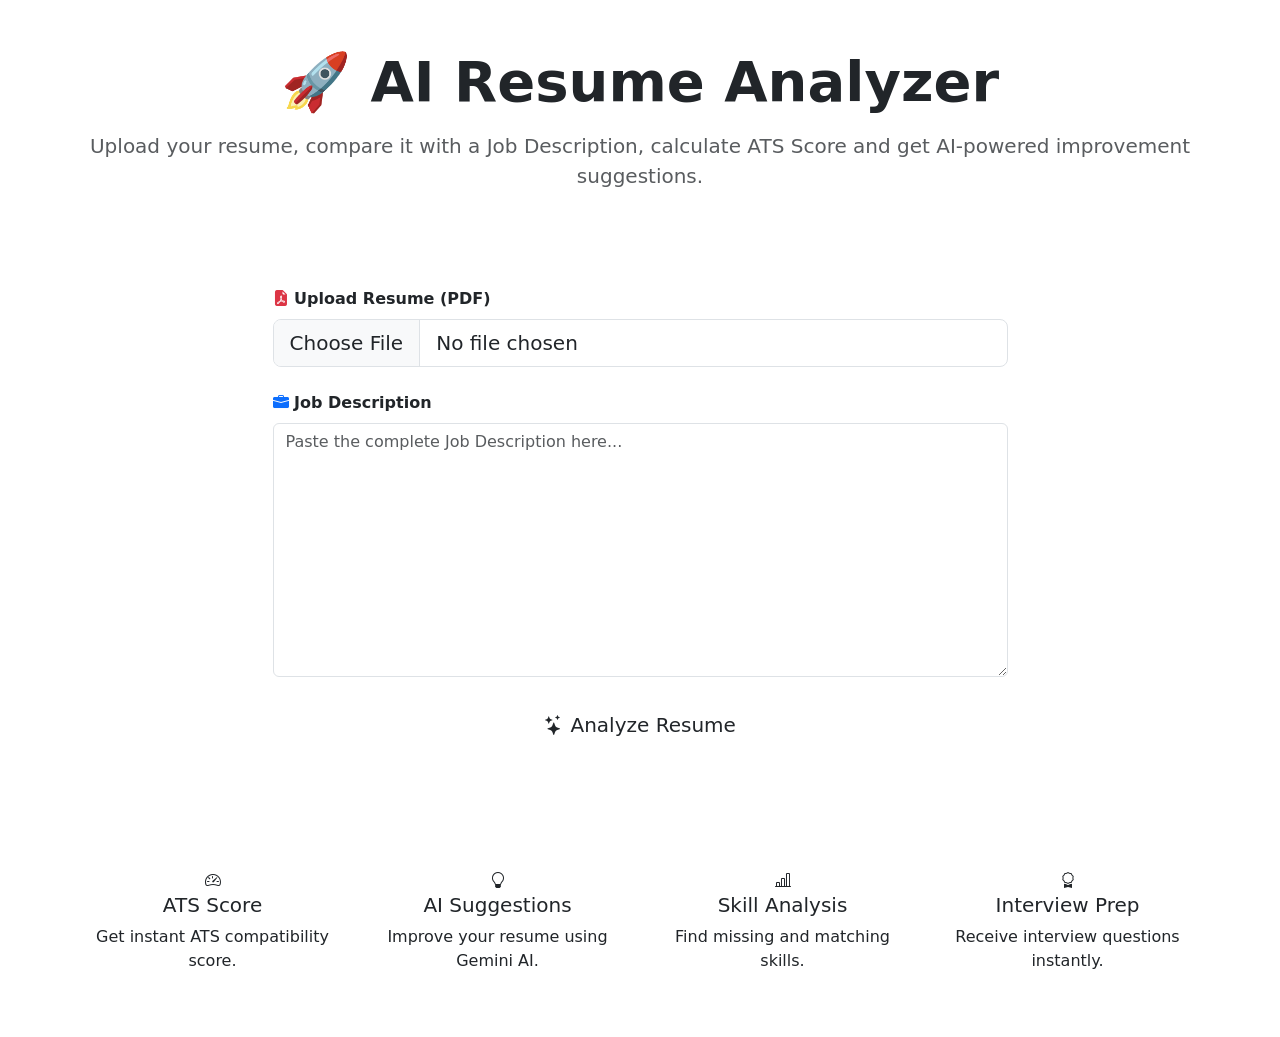
<file: src/main/resources/templates/index.html>
<!DOCTYPE html>
<html xmlns:th="http://www.thymeleaf.org">

<head>

    <meta charset="UTF-8">
    <meta name="viewport" content="width=device-width, initial-scale=1">

    <title>AI Resume Analyzer</title>

    <!-- Bootstrap -->
    <link href="https://cdn.jsdelivr.net/npm/bootstrap@5.3.7/dist/css/bootstrap.min.css" rel="stylesheet">

    <!-- Bootstrap Icons -->
    <link href="https://cdn.jsdelivr.net/npm/bootstrap-icons@1.11.3/font/bootstrap-icons.min.css" rel="stylesheet">

    <!-- Google Font -->
    <link href="https://fonts.googleapis.com/css2?family=Poppins:wght@300;400;500;600;700&display=swap" rel="stylesheet">

    <!-- Custom CSS -->
    <link rel="stylesheet" th:href="@{/css/style.css}">

</head>

<body>

<div class="container py-5">

    <!-- Hero Section -->

    <div class="text-center mb-5">

        <h1 class="display-4 fw-bold">
            🚀 AI Resume Analyzer
        </h1>

        <p class="lead text-muted mt-3">
            Upload your resume, compare it with a Job Description,
            calculate ATS Score and get AI-powered improvement suggestions.
        </p>

    </div>

    <div class="row justify-content-center">

        <div class="col-lg-9">

            <div class="glass-card p-5">

                <form method="post"
                      action="/upload"
                      enctype="multipart/form-data">

                    <!-- Resume Upload -->

                    <div class="mb-4">

                        <label class="form-label fw-semibold">

                            <i class="bi bi-file-earmark-pdf-fill text-danger"></i>
                            Upload Resume (PDF)

                        </label>

                        <input
                                class="form-control form-control-lg"
                                type="file"
                                name="resume"
                                accept=".pdf"
                                required>

                    </div>

                    <!-- Job Description -->

                    <div class="mb-4">

                        <label class="form-label fw-semibold">

                            <i class="bi bi-briefcase-fill text-primary"></i>
                            Job Description

                        </label>

                        <textarea
                                class="form-control"
                                name="jobDescription"
                                rows="10"
                                placeholder="Paste the complete Job Description here..."
                                required></textarea>

                    </div>

                    <!-- Button -->

                    <div class="d-grid">

                        <button
                                type="submit"
                                class="btn btn-gradient btn-lg">

                            <i class="bi bi-stars"></i>
                            Analyze Resume

                        </button>

                    </div>

                </form>

            </div>

        </div>

    </div>

    <!-- Features -->

    <div class="row text-center mt-5 g-4">

        <div class="col-md-3">

            <div class="feature-card">

                <i class="bi bi-speedometer2 feature-icon"></i>

                <h5>ATS Score</h5>

                <p>Get instant ATS compatibility score.</p>

            </div>

        </div>

        <div class="col-md-3">

            <div class="feature-card">

                <i class="bi bi-lightbulb feature-icon"></i>

                <h5>AI Suggestions</h5>

                <p>Improve your resume using Gemini AI.</p>

            </div>

        </div>

        <div class="col-md-3">

            <div class="feature-card">

                <i class="bi bi-bar-chart-line feature-icon"></i>

                <h5>Skill Analysis</h5>

                <p>Find missing and matching skills.</p>

            </div>

        </div>

        <div class="col-md-3">

            <div class="feature-card">

                <i class="bi bi-award feature-icon"></i>

                <h5>Interview Prep</h5>

                <p>Receive interview questions instantly.</p>

            </div>

        </div>

    </div>

</div>

</body>
</html>
</file>
